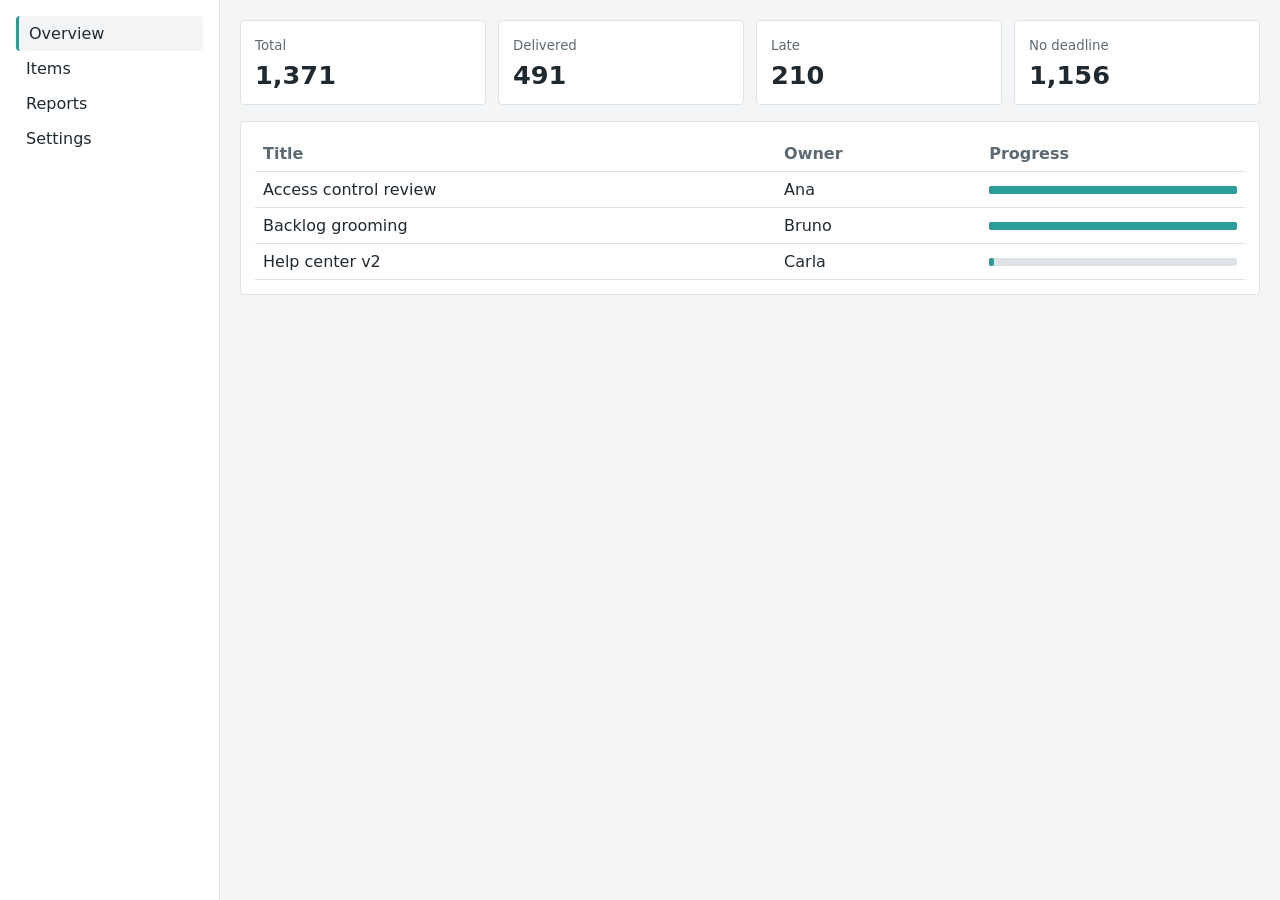
<file: templates/mockup/base.html>
<!doctype html>
<html lang="en">
<head>
<meta charset="utf-8">
<meta name="viewport" content="width=device-width, initial-scale=1">
<title>Mockup</title>
<!-- Round 1 changes THIS file (structure). Round 2 changes ONLY the next line (theme). -->
<link rel="stylesheet" href="theme-neutral.css">
<style>
  * { box-sizing: border-box; }
  body { margin: 0; font-family: system-ui, "Segoe UI", sans-serif; background: var(--bg); color: var(--text); }
  .app { display: grid; grid-template-columns: 220px 1fr; min-height: 100vh; }
  .side { background: var(--surface); border-right: 1px solid var(--border); padding: 16px; }
  .side a { display: block; padding: 8px 10px; color: var(--text); text-decoration: none; border-radius: 4px; }
  .side a.on { background: var(--bg); border-left: 3px solid var(--accent); }
  .main { padding: 20px; }
  .kpis { display: grid; grid-template-columns: repeat(auto-fit, minmax(150px, 1fr)); gap: 12px; margin-bottom: 16px; }
  .card { background: var(--surface); border: 1px solid var(--border); border-radius: 4px; padding: 14px; }
  .card small { color: var(--accent-2); }
  .card strong { display: block; font-size: 1.6rem; margin-top: 6px; }
  table { width: 100%; border-collapse: collapse; }
  th, td { text-align: left; padding: 8px; border-bottom: 1px solid var(--border); }
  th { color: var(--accent-2); font-weight: 600; }
  .bar { height: 8px; background: var(--border); border-radius: 2px; }
  .bar i { display: block; height: 100%; background: var(--accent); border-radius: 2px; }
  @media (max-width: 700px) { .app { grid-template-columns: 1fr; } }
</style>
</head>
<body>
<div class="app">
  <nav class="side">
    <a class="on" href="#">Overview</a>
    <a href="#">Items</a>
    <a href="#">Reports</a>
    <a href="#">Settings</a>
  </nav>
  <main class="main">
    <section class="kpis">
      <div class="card"><small>Total</small><strong>1,371</strong></div>
      <div class="card"><small>Delivered</small><strong>491</strong></div>
      <div class="card"><small>Late</small><strong>210</strong></div>
      <div class="card"><small>No deadline</small><strong>1,156</strong></div>
    </section>
    <section class="card">
      <table>
        <thead><tr><th>Title</th><th>Owner</th><th>Progress</th></tr></thead>
        <tbody>
          <tr><td>Access control review</td><td>Ana</td><td><div class="bar"><i style="width:100%"></i></div></td></tr>
          <tr><td>Backlog grooming</td><td>Bruno</td><td><div class="bar"><i style="width:100%"></i></div></td></tr>
          <tr><td>Help center v2</td><td>Carla</td><td><div class="bar"><i style="width:2%"></i></div></td></tr>
        </tbody>
      </table>
    </section>
  </main>
</div>
</body>
</html>
</file>
<file: templates/mockup/theme-neutral.css>
/* Cool, restrained theme: one teal accent, slate neutrals. No gradients. */
:root {
  --bg: #f3f5f6;
  --surface: #ffffff;
  --text: #1f2a30;
  --accent: #2a9d9a;
  --accent-2: #5c6b73;
  --border: #dde3e6;
}
</file>
